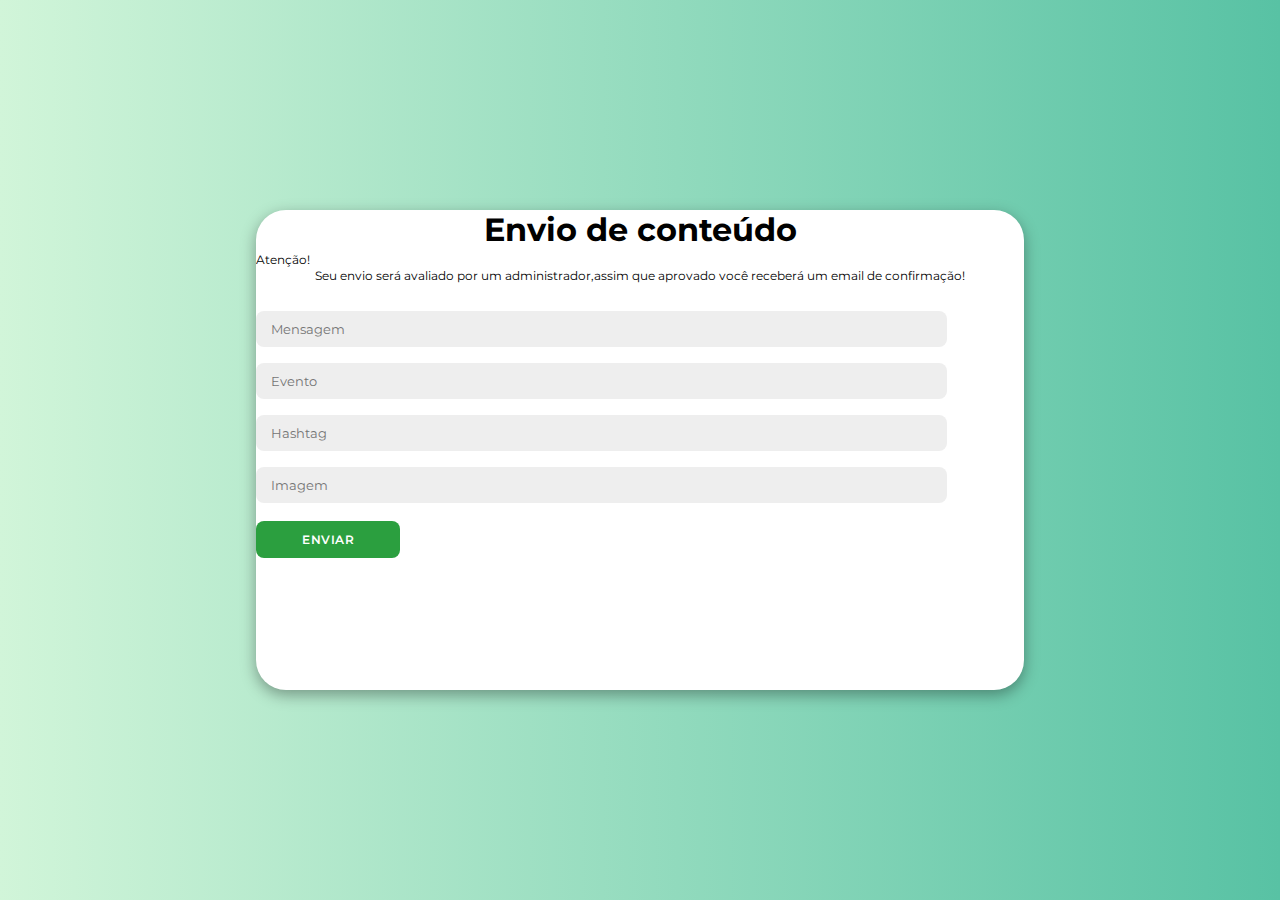
<file: TCC/forms/index.html>
<!DOCTYPE html>
<html lang="pt-br">
<head>
    <meta charset="UTF-8">
    <meta name="viewport" content="width=device-width, initial-scale=1.0">
    <link rel="stylesheet" href="https://cdnjs.cloudflare.com/ajax/libs/font-awesome/6.4.2/css/all.min.css">
    <link rel="stylesheet" href="style.css">
    <title>IFLegacy</title>
</head>
<!--Página de formulário para envio de conteúdo de postagem-->
<body>
    <div class="container" id="container">
        <div class="form-container send">
            <form>
                <!--Texto de campos do formulário-->
                <h1>Envio de conteúdo</h1>
                <span>Atenção!</span>
                <p>Seu envio será avaliado por um administrador,assim que aprovado você receberá um email de confirmação!</p>
                <input type="text" placeholder="Mensagem">
                <input type="event" placeholder="Evento">
                <input type="Hashtag" placeholder="Hashtag">
                <input type="Upload" placeholder="Imagem">
                <button>Enviar</button>
            </form>
        </div>
</body>
</html>
</file>
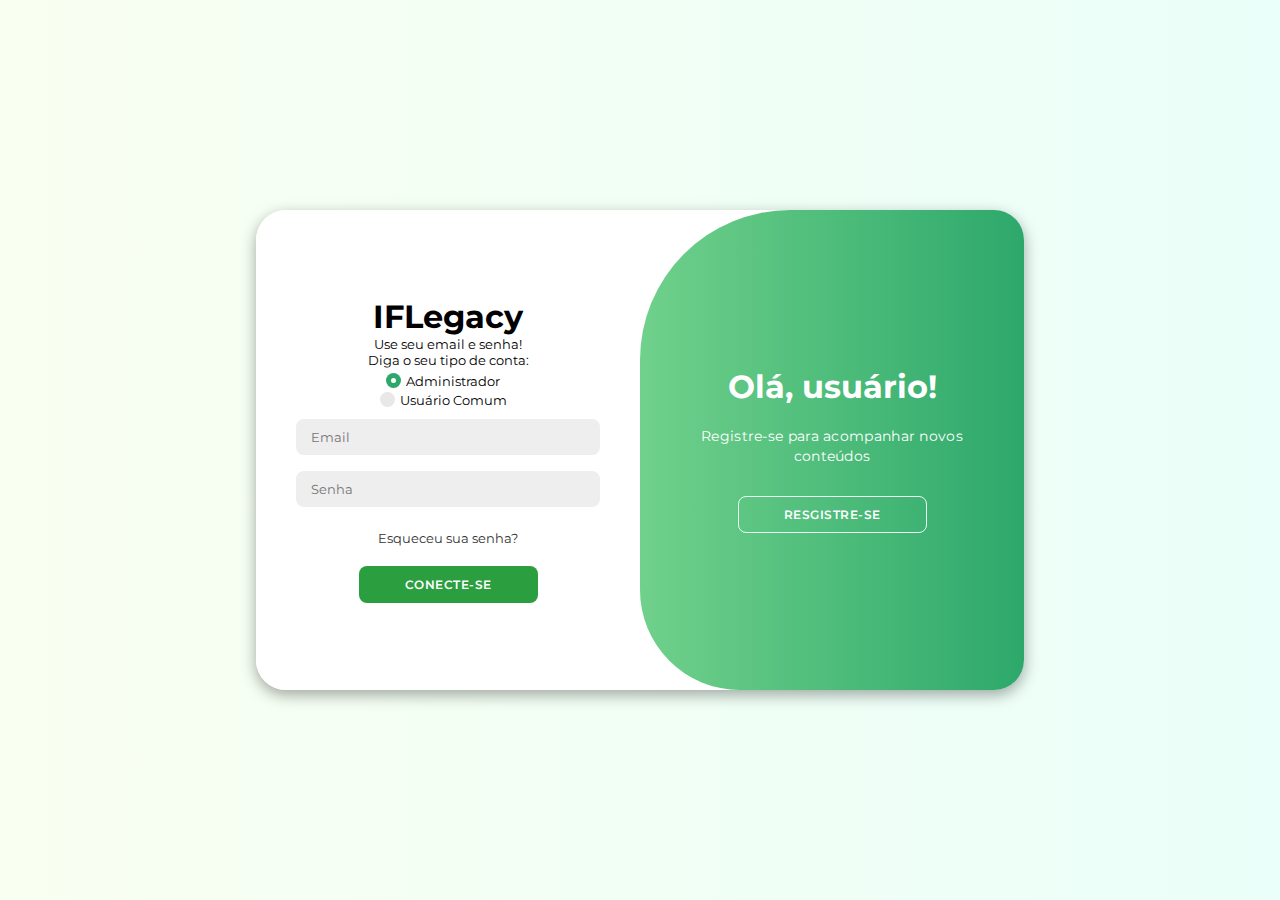
<file: TCC/login/index.html>
<!DOCTYPE html>
<html lang="pt-br">

<head>
    <meta charset="UTF-8">
    <meta name="viewport" content="width=device-width, initial-scale=1.0">
    <link rel="stylesheet" href="https://cdnjs.cloudflare.com/ajax/libs/font-awesome/6.4.2/css/all.min.css">
    <link rel="stylesheet" href="style.css">
    <title>IFLegacy</title>
</head>
<!--Página para login de usuários(Administradores/UsuáriosComuns)-->
<body>
    <div class="container" id="container">
        <div class="form-container sign-up">
            <form>
                <!--Texto lado direito, ao carregar escondido pelo baguio gradiente-->
                <h1>Crie uma Conta</h1>
                <span>Use seu email e senha!<br>Diga o seu tipo de conta:</br></span>
                 <!--Box de escrita-->
                <input type="text" placeholder="Nome">
                <input type="email" placeholder="Email">
                <input type="password" placeholder="Senha">
                <button>inscrever-se</button>
            </form>
        </div>
        <div class="form-container sign-in">
            <form>
                <!--Texto lado esquerdo ao carregar-->
                <h1>IFLegacy</h1>
                <span>Use seu email e senha!<br>Diga o seu tipo de conta:</br></span>
                <!--Div para arrumar no css-->
                <div class="radio-container button">
                    <label>Administrador
                        <input type="radio" checked="checked" name="radio">
                        <span class="checkmark"></span>
                    </label>
                </div>
                <div class="radio-container button">

                    <label>Usuário Comum
                        <input type="radio" name="radio">
                        <span class="checkmark"></span>
                    </label>
                </div>
                <!--Box de escrita-->
                <input type="email" placeholder="Email">
                <input type="password" placeholder="Senha">
                <a href="#">Esqueceu sua senha?</a>
                <button>Conecte-se</button>
            </form>
        </div>
        <!--Box Gradiente que faz zigzag parte da direita-->
        <div class="toggle-container">
            <div class="toggle">
                <div class="toggle-panel toggle-left">
                    <h1>Bem-vindo de volta!</h1>
                    <p>Informe seus dados para ter acesso aos conteúdos</p>
                    <button class="hidden" id="login">Conecte-se</button>
                </div>
                <!--Box Gradiente que faz zigzag parte da esquerda-->
                <div class="toggle-panel toggle-right">
                    <h1>Olá, usuário!</h1>
                    <p>Registre-se para acompanhar novos conteúdos</p>
                    <button class="hidden" id="register">Resgistre-se</button>
                </div>
            </div>
        </div>
    </div>

    <script src="script.js"></script>
</body>

</html>
</file>
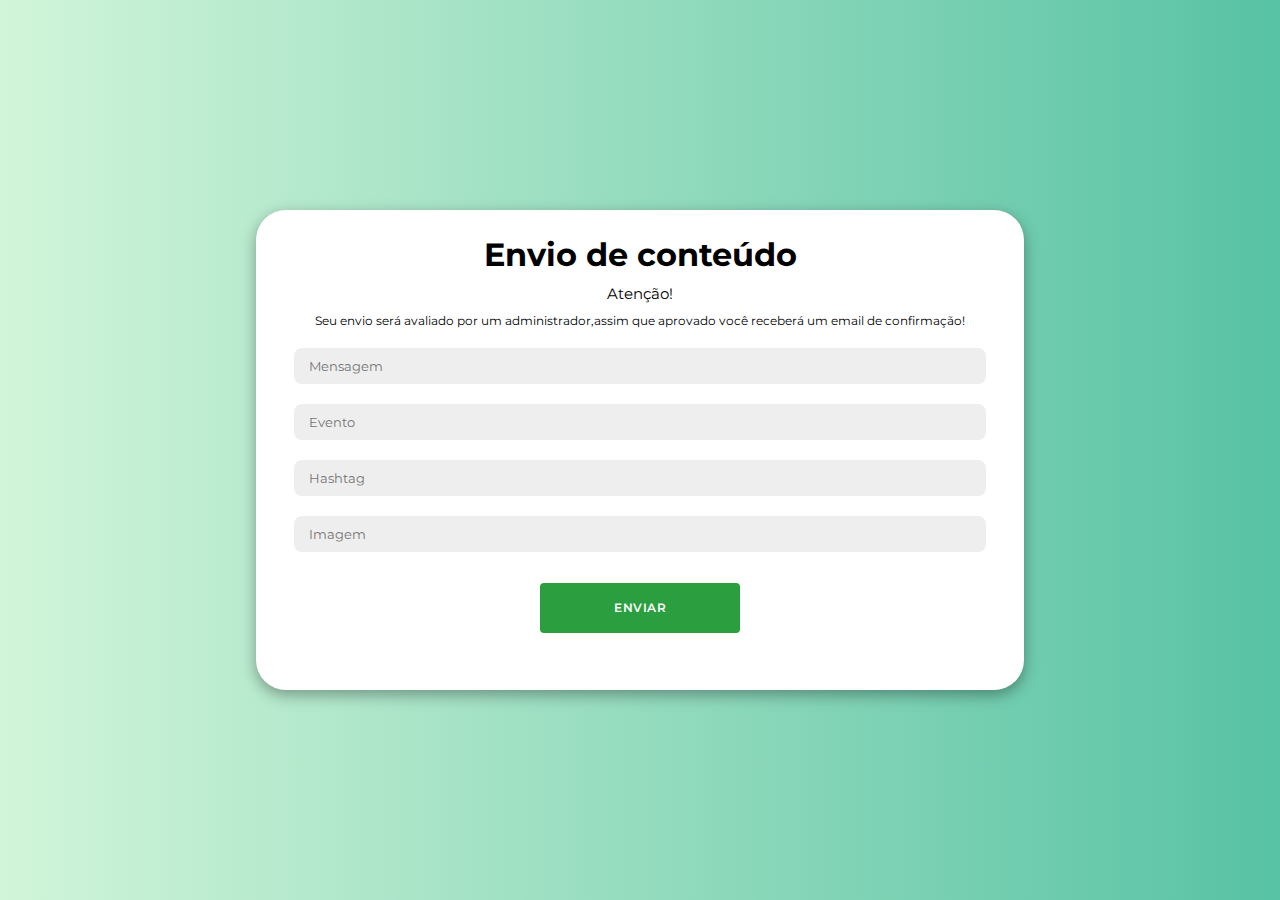
<file: TCC/site/forms/index.html>
<!DOCTYPE html>
<html lang="pt-br">
<head>
    <meta charset="UTF-8">
    <meta name="viewport" content="width=device-width, initial-scale=1.0">
    <link rel="stylesheet" href="https://cdnjs.cloudflare.com/ajax/libs/font-awesome/6.4.2/css/all.min.css">
    <link rel="stylesheet" href="style.css">
    <title>IFLegacy</title>
</head>
<!--Página de formulário para envio de conteúdo de postagem-->
<body>
    <div class="container" id="container">
        <div class="form-container send">
            <form>
                <!--Texto de campos do formulário-->
                <h1>Envio de conteúdo</h1>
                <span>Atenção!</span>
                <p>Seu envio será avaliado por um administrador,assim que aprovado você receberá um email de confirmação!</p>
                <input type="text" placeholder="Mensagem">
                <input type="event" placeholder="Evento">
                <input type="Hashtag" placeholder="Hashtag">
                <input type="Upload" placeholder="Imagem">
                <button class="btn" id="btn">Enviar</button>
            </form>
        </div>
</body>
</html>
</file>
<file: TCC/forms/style.css>
@import url('https://fonts.googleapis.com/css2?family=Montserrat:wght@300;400;500;600;700&display=swap');
*{
    margin: 0;
    padding: 0;
    box-sizing: border-box;
    font-family: 'Montserrat', sans-serif;
}
 /*Fundo do site e centralizações*/
body{
    background-color: #c9ffd5;
    background: linear-gradient(to right, #d1f5d9, #58c2a4);
    display: flex;
    align-items: center;
    justify-content: center;
    flex-direction: column;
    height: 100vh;
}
 /*Box forms*/
.container{
    background-color: #fff;
    border-radius: 30px;
    box-shadow: 0 5px 15px rgba(0, 0, 0, 0.35);
    position: relative;
    overflow: hidden;
    width: 768px;
    max-width: 100%;
    min-height: 480px;
    

}
.container h1{
    text-align: center;
}
 /*Mensagem*/
.container p{
    font-size: 12px;
    text-align: center;
    line-height: 15px;
    margin-bottom: 20px;
}
.container span{
    font-size: 12px;
}
 /*Botão de Enviar*/
.container button{
    background-color: #2B9F3F;
    color: #fff;
    font-size: 12px;
    padding: 10px 45px;
    border: 1px solid transparent;
    border-radius: 8px;
    font-weight: 600;
    letter-spacing: 0.5px;
    text-transform: uppercase;
    margin-top: 10px;
    cursor: pointer;
}
.text{
    background-color: #eee;
    border: none;
    margin: 8px 0;
    padding: 50px 15px;
    font-size: 13px;
    border-radius: 8px;
    width: 90%;
    outline: none;
}
.container input{
    background-color: #eee;
    border: none;
    margin: 8px 0;
    padding: 10px 15px;
    font-size: 13px;
    border-radius: 8px;
    width: 90%;
    outline: none;
}

.form-container{
    position: absolute;
    top: 0;
    height: 100%;
    transition: all 0.6s ease-in-out;
}

.send{
    left: 0;
    width: 100%;
    z-index: 1;
}

.container.active .send{
    transform: translateX(100%);
    opacity: 1;
    z-index: 5;
    animation: move 0.6s;
}
</file>
<file: TCC/login/style.css>
@import url('https://fonts.googleapis.com/css2?family=Montserrat:wght@300;400;500;600;700&display=swap');
 /*A mãe é foda @abeegirl*/
*{
    margin: 0;
    padding: 0;
    box-sizing: border-box;
    font-family: 'Montserrat', sans-serif;
}
 /*Fundo do site e centralizações*/
body{
    background-color: #c9ffd5;
    background: linear-gradient(to right, #f9fff1, #eafff9);
    display: flex;
    align-items: center;
    justify-content: center;
    flex-direction: column;
    height: 100vh;
}
 /*Box login*/
.container{
    background-color: #fff;
    border-radius: 30px;
    box-shadow: 0 5px 15px rgba(0, 0, 0, 0.35);
    position: relative;
    overflow: hidden;
    width: 768px;
    max-width: 100%;
    min-height: 480px;
}

.container p{
    font-size: 14px;
    line-height: 20px;
    letter-spacing: 0.3px;
    margin: 20px 0;
}
 /*Mensagem*/
.container span{
    text-align: center;
    font-size: 13px;
    margin-bottom: 5px;
}
.container br{
    text-align: center;
    margin-top: 0px;
}
 /*Esqueceu senha*/
.container a{
    color: #333;
    font-size: 13px;
    text-decoration: none;
    margin: 15px 0 10px;
}
 /*Botão de logar*/
.container button{
    background-color: #2B9F3F;
    color: #fff;
    font-size: 12px;
    padding: 10px 45px;
    border: 1px solid transparent;
    border-radius: 8px;
    font-weight: 600;
    letter-spacing: 0.5px;
    text-transform: uppercase;
    margin-top: 10px;
    cursor: pointer;
}
 /*Botão de transição*/
.container button.hidden{
    background-color: transparent;
    border-color: #e5fff1;
}
 /*box escrita*/
.container form{
    background-color: #fff;
    display: flex;
    align-items: center;
    justify-content: center;
    flex-direction: column;
    padding: 0 40px;
    height: 100%;
}

.container input{
    background-color: #eee;
    border: none;
    margin: 8px 0;
    padding: 10px 15px;
    font-size: 13px;
    border-radius: 8px;
    width: 100%;
    outline: none;
}

.form-container{
    position: absolute;
    top: 0;
    height: 100%;
    transition: all 0.6s ease-in-out;
}

.sign-in{
    left: 0;
    width: 50%;
    z-index: 2;
}

.container.active .sign-in{
    transform: translateX(100%);
}

.sign-up{
    left: 0;
    width: 50%;
    opacity: 0;
    z-index: 1;
}

.container.active .sign-up{
    transform: translateX(100%);
    opacity: 1;
    z-index: 5;
    animation: move 0.6s;
}

@keyframes move{
    0%, 49.99%{
        opacity: 0;
        z-index: 1;
    }
    50%, 100%{
        opacity: 1;
        z-index: 5;
    }
}
 /*configuração dos coisu de coisa la*/
.toggle-container{
    position: absolute;
    top: 0;
    left: 50%;
    width: 50%;
    height: 100%;
    overflow: hidden;
    transition: all 0.6s ease-in-out;
    border-radius: 150px 0 0 100px;
    z-index: 1000;
}

.container.active .toggle-container{
    transform: translateX(-100%);
    border-radius: 0 150px 100px 0;
}
 /*gradiente fundo do baguio que faz transição*/
.toggle{
    background-color: #63f59b;
    height: 100%;
    background: linear-gradient(to right, #b2faab, #2da86b);
    color: #fff;
    position: relative;
    left: -100%;
    height: 100%;
    width: 200%;
    transform: translateX(0);
    transition: all 0.6s ease-in-out;
}

.container.active .toggle{
    transform: translateX(50%);
}

.toggle-panel{
    position: absolute;
    width: 50%;
    height: 100%;
    display: flex;
    align-items: center;
    justify-content: center;
    flex-direction: column;
    padding: 0 30px;
    text-align: center;
    top: 0;
    transform: translateX(0);
    transition: all 0.6s ease-in-out;
}

.toggle-left{
    transform: translateX(-200%);
}

.container.active .toggle-left{
    transform: translateX(0);
}

.toggle-right{
    right: 0;
    transform: translateX(0);
}

.container.active .toggle-right{
    transform: translateX(200%);
}



/*Radio Button*/
.container label{
    margin-right: 10px;
}
/* O container do radio */
.radio-container {
    display: block;
    position: relative;
    padding-left: 20px;
    margin-bottom: 3px;
    cursor: pointer;
    font-size: 13px;
    -webkit-user-select: none;
    -moz-user-select: none;
    -ms-user-select: none;
    user-select: none;
  }
  
  /* Esconde o radio padrão do browser */
  .radio-container input {
    position: absolute;
    opacity: 0;
    cursor: pointer;
  }
  
  /* Cria um radio button personalizado */
  .checkmark {
    position: absolute;
    top: 0;
    left: 0;
    height: 15px;
    width: 15px;
    background-color: #e9e7e7;
    border-radius: 50%;
  }
  
  /* Passar do mouse, adicionar o fundo cinza ao radio button*/
  .radio-container:hover input ~ .checkmark {
    background-color: #ccc;
  }
  
  /* Quando o radio button é clicado, adiciona um fundo verde a ele */
  .radio-container input:checked ~ .checkmark {
    background-color: #2da86b;
  }
  
  /* Cria a bolinha do centro do radio button*/
  .checkmark:after {
    content: "";
    position: absolute;
    display: none;
  }
  
  /* Mostra a bolinha do centro do radio button quando selecionado */
  .container input:checked ~ .checkmark:after {
    display: block;
  }
  
  /* Estiliza a bolinha do centro do radio button */
  .radio-container .checkmark:after {
       top: 5px;
      left: 5px;
      width: 5px;
      height: 5px;
      border-radius: 50%;
      background: white;
  }
</file>
<file: TCC/site/forms/style.css>
@import url('https://fonts.googleapis.com/css2?family=Montserrat:wght@300;400;500;600;700&display=swap');
*{
    margin: 0;
    padding: 0;
    box-sizing: border-box;
    font-family: 'Montserrat', sans-serif;
}
 /*Fundo do site e centralizações*/
body{
    background-color: #c9ffd5;
    background: linear-gradient(to right, #d1f5d9, #58c2a4);
    display: flex;
    align-items: center;
    justify-content: center;
    flex-direction: column;
    height: 100vh;
}
 /*Box forms*/
.container{
    background-color: #fff;
    border-radius: 30px;
    box-shadow: 0 5px 15px rgba(0, 0, 0, 0.35);
    position: relative;
    overflow: hidden;
    width: 768px;
    max-width: 100%;
    min-height: 480px;
    

}
.container h1{
    text-align: center;
    margin-top: 25px;
    padding-bottom: 10px;
}
 /*Mensagem*/
.container p{
    font-size: 12px;
    text-align: center;   
    margin: 10px 0;
}
.container span{
    font-size: 15px;
    text-align: center;
    margin-left: auto;
    margin-right: auto;
    display: block;
}
 /*Botão de Enviar*/
.container button{
    background-color: #2B9F3F;
    color: #fff;
    font-size: 12px;
    padding: 10px 45px;
    border: 1px solid transparent;
    border-radius: 8px;
    font-weight: 600;
    letter-spacing: 0.5px;
    text-transform: uppercase;
    width: 200px;
    height: 50px;
    margin-left: auto;
    margin-right: auto;
    margin-top: 4%;
    display: block;
    cursor: pointer;
    border-radius: 4px;
}
.text{
    background-color: #eee;
    border: none;
    margin: 8px 0;
    padding: 50px 15px;
    font-size: 13px;
    border-radius: 8px;
    width: 90%;
    outline: none;
}
.container input{
    background-color: #eee;
    border: none;
    margin: 20px auto;
    padding: 10px 15px;
    font-size: 13px;
    border-radius: 8px;
    width: 90%;
    outline: none;
    display: block;
}

.form-container{
    position: absolute;
    top: 0;
    height: 100%;
    transition: all 0.6s ease-in-out;
}

.send{
    left: 0;
    width: 100%;
    z-index: 1;
}

.container.active .send{
    transform: translateX(100%);
    opacity: 1;
    z-index: 5;
    animation: move 0.6s;
}
</file>
